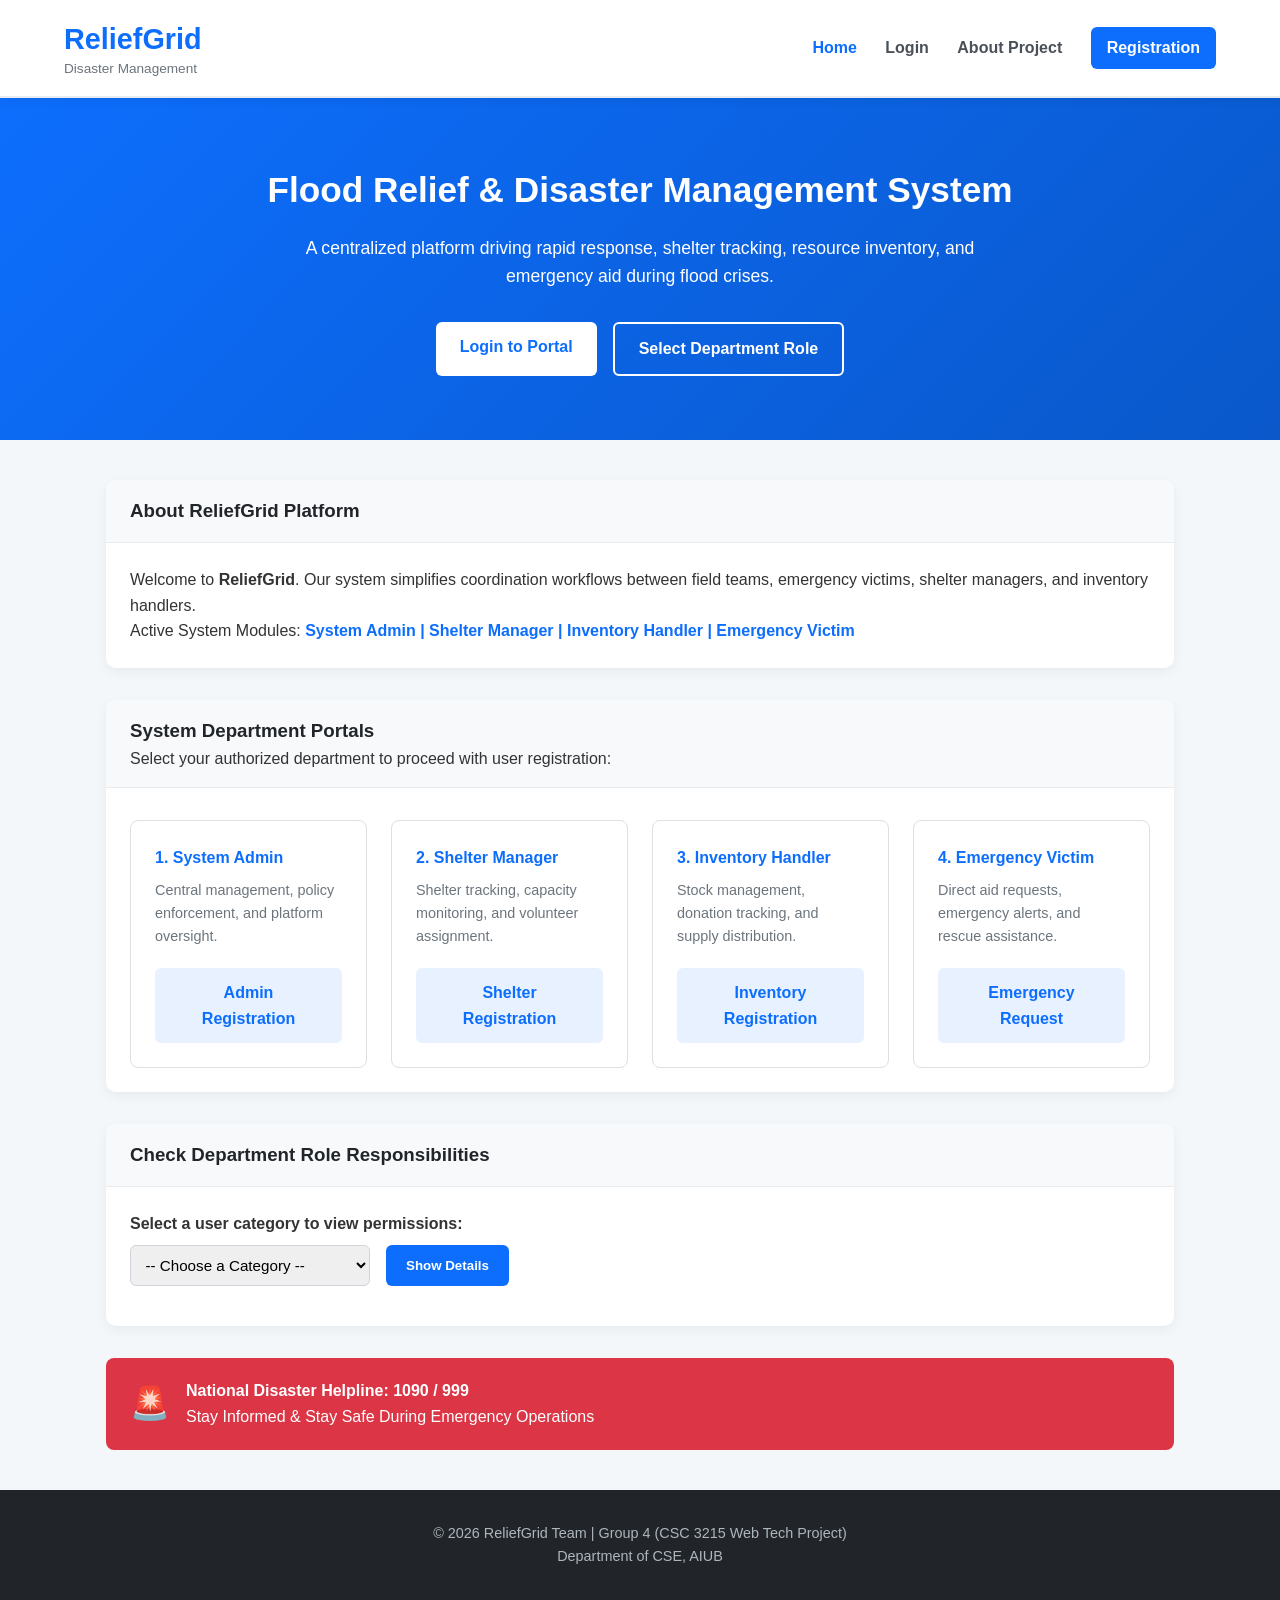
<file: index.html>
<!DOCTYPE html>
<html lang="en">

<head>
    <meta charset="UTF-8">
    <meta name="viewport" content="width=device-width, initial-scale=1.0">
    <title>ReliefGrid - Flood Relief & Disaster Management System</title>
    <!-- External CSS connection -->
    <link rel="stylesheet" href="index.css">
</head>

<body>

    <header class="navbar" id="main-navbar">
        <div class="logo-container">
            <h1 class="logo-title">ReliefGrid</h1>
            <span class="logo-sub">Disaster Management</span>
        </div>
        <nav class="nav-links">
            <a href="index.html" class="active">Home</a>
            <a href="login.html">Login</a>
            <a href="#about">About Project</a>
            <a href="#register-section" class="btn-nav">Registration</a>
        </nav>
    </header>

    <section class="hero-section">
        <div class="hero-content">
            <h2>Flood Relief & Disaster Management System</h2>
            <p>A centralized platform driving rapid response, shelter tracking, resource inventory, and emergency aid during flood crises.</p>
            <div class="hero-buttons">
                <a href="login.html" class="btn btn-primary">Login to Portal</a>
                <a href="#register-section" class="btn btn-secondary">Select Department Role</a>
            </div>
        </div>
    </section>

    <main class="container">

        <section id="about" class="card">
            <div class="card-header">
                <h3>About ReliefGrid Platform</h3>
            </div>
            <div class="card-body">
                <p>Welcome to <strong>ReliefGrid</strong>. Our system simplifies coordination workflows between field teams, emergency victims, shelter managers, and inventory handlers.</p>
                <p>Active System Modules: <strong id="moduleList"></strong></p>
            </div>
        </section>

        <section id="register-section" class="card">
            <div class="card-header">
                <h3>System Department Portals</h3>
                <p>Select your authorized department to proceed with user registration:</p>
            </div>
            <div class="card-body">
                <div class="role-grid">
                    <div class="role-card">
                        <div>
                            <h4>1. System Admin</h4>
                            <p>Central management, policy enforcement, and platform oversight.</p>
                        </div>
                        <a href="modules/admin/admin_registration.html" class="btn btn-role">Admin Registration</a>
                    </div>
                    <div class="role-card">
                        <div>
                            <h4>2. Shelter Manager</h4>
                            <p>Shelter tracking, capacity monitoring, and volunteer assignment.</p>
                        </div>
                        <a href="modules/shelter/shelter_registration.html" class="btn btn-role">Shelter Registration</a>
                    </div>
                    <div class="role-card">
                        <div>
                            <h4>3. Inventory Handler</h4>
                            <p>Stock management, donation tracking, and supply distribution.</p>
                        </div>
                        <a href="modules/inventory/inventory_registration.html" class="btn btn-role">Inventory Registration</a>
                    </div>
                    <div class="role-card">
                        <div>
                            <h4>4. Emergency Victim</h4>
                            <p>Direct aid requests, emergency alerts, and rescue assistance.</p>
                        </div>
                        <a href="modules/emergency/emergency_registration.html" class="btn btn-role">Emergency Request</a>
                    </div>
                </div>
            </div>
        </section>

        <section id="role-helper" class="card">
            <div class="card-header">
                <h3>Check Department Role Responsibilities</h3>
            </div>
            <div class="card-body">
                <label for="roleSelect" class="helper-label">Select a user category to view permissions:</label>
                <div class="helper-controls">
                    <!-- Function activation using onchange -->
                    <select id="roleSelect" class="helper-select" onchange="showRoleDetails()">
                        <option value="">-- Choose a Category --</option>
                        <option value="admin">System Admin</option>
                        <option value="shelter">Shelter Manager</option>
                        <option value="inventory">Inventory Handler</option>
                        <option value="emergency">Emergency Victim</option>
                    </select>
                    <!-- Function activation using onclick -->
                    <button type="button" class="btn btn-check" onclick="showRoleDetails()">Show Details</button>
                </div>
                <p id="roleInfoMessage" class="info-message"></p>
            </div>
        </section>

        <div class="hotline-banner">
            <span class="hotline-icon">🚨</span>
            <div class="hotline-text">
                <strong>National Disaster Helpline: 1090 / 999</strong>
                <span>Stay Informed & Stay Safe During Emergency Operations</span>
            </div>
        </div>

    </main>

    <footer class="footer">
        <p>© 2026 ReliefGrid Team | Group 4 (CSC 3215 Web Tech Project)</p>
        <p>Department of CSE, AIUB</p>
    </footer>

    <!-- External JavaScript connection -->
    <script src="index.js"></script>
</body>

</html>
</file>
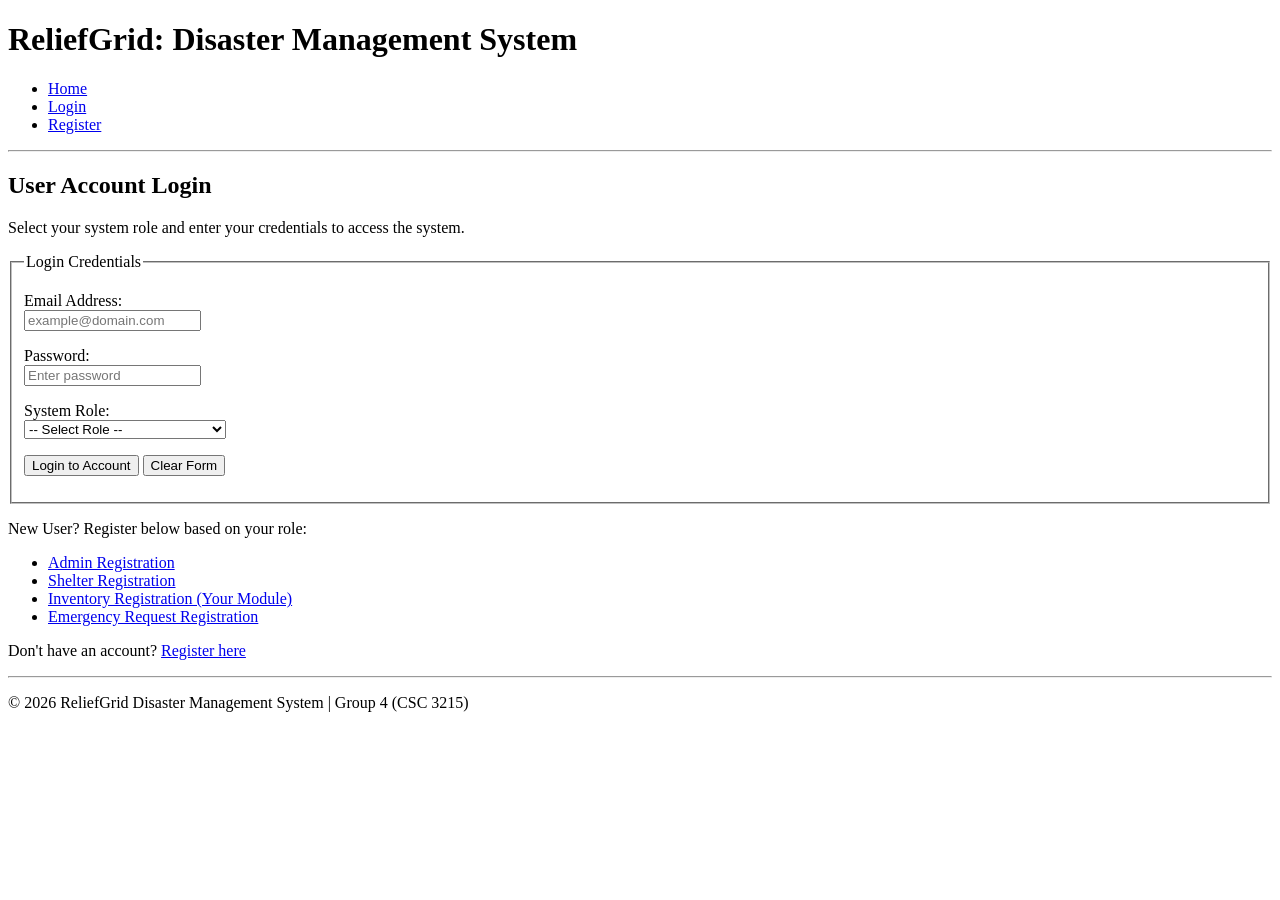
<file: modules/index.html>
<!DOCTYPE html>
<html lang="en">
<head>
    <meta charset="UTF-8">
    <meta name="viewport" content="width=device-width, initial-scale=1.0">
    <title>ReliefGrid - System Login</title>
</head>
<body>
    <header>
        <h1>ReliefGrid: Disaster Management System</h1>
        <nav>
            <ul>
                <li><a href="index.html">Home</a></li>
                <li><a href="login.html">Login</a></li>
                <li><a href="register.html">Register</a></li>
            </ul>
        </nav>
    </header>
    <hr>

    <main>
        <section>
            <h2>User Account Login</h2>
            <p>Select your system role and enter your credentials to access the system.</p>

            <form action="#" method="POST">
                <fieldset>
                    <legend>Login Credentials</legend>
                    
                    <p>
                        <label for="email">Email Address:</label><br>
                        <input type="email" id="email" name="email" required placeholder="example@domain.com">
                    </p>

                    <p>
                        <label for="password">Password:</label><br>
                        <input type="password" id="password" name="password" required placeholder="Enter password">
                    </p>

                    <p>
                        <label for="role">System Role:</label><br>
                        <select id="role" name="role" required>
                            <option value="" disabled selected>-- Select Role --</option>
                            <option value="admin">System Admin</option>
                            <option value="shelter">Shelter & Volunteer Manager</option>
                            <option value="inventory">Relief Inventory Handler</option>
                            <option value="emergency">Emergency Requester / Victim</option>
                        </select>
                    </p>

                    <p>
                        <button type="submit">Login to Account</button>
                        <button type="reset">Clear Form</button>
                    </p>
                </fieldset>
            </form>

            <p>New User? Register below based on your role:</p>
<ul>
<li><a href="modules/admin/register.html">Admin Registration</a></li>
<li><a href="modules/shelter/register.html">Shelter Registration</a></li>
<li><a href="modules/inventory/register.html">Inventory Registration (Your Module)</a></li>
<li><a href="modules/emergency/register.html">Emergency Request Registration</a></li>
</ul>


            <p>Don't have an account? <a href="register.html">Register here</a></p>
        </section>
    </main>
    <hr>

    <footer>
        <p>&copy; 2026 ReliefGrid Disaster Management System | Group 4 (CSC 3215)</p>
    </footer>
</body>
</html>
</file>
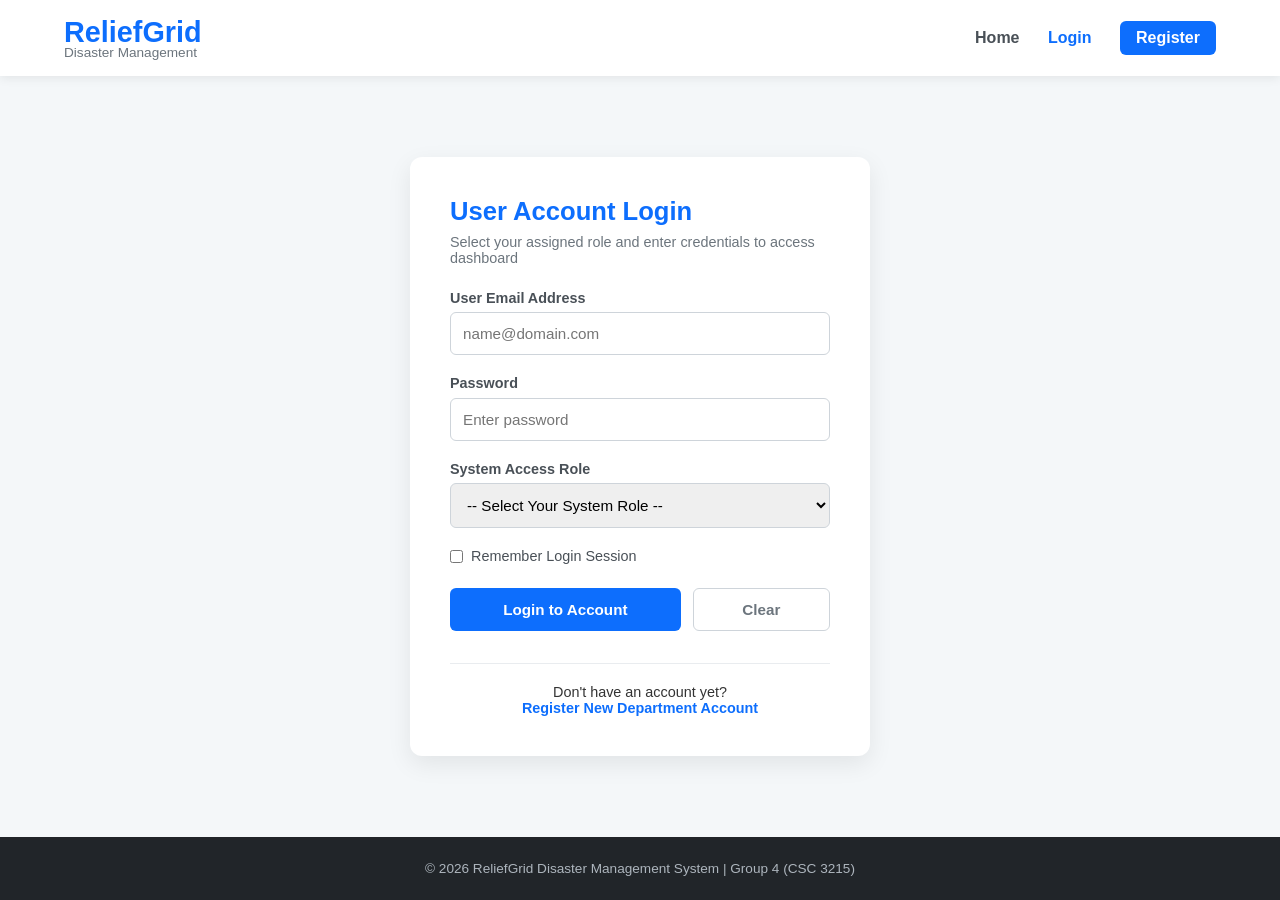
<file: login.html>
<!DOCTYPE html>
<html lang="en">

<head>
    <meta charset="UTF-8">
    <meta name="viewport" content="width=device-width, initial-scale=1.0">
    <title>ReliefGrid - System Login</title>
    <!-- External CSS connection -->
    <link rel="stylesheet" href="login.css">
</head>

<body>

    <header class="navbar" id="login-navbar">
        <div class="logo-container">
            <h1 class="logo-title">ReliefGrid</h1>
            <span class="logo-sub">Disaster Management</span>
        </div>
        <nav class="nav-links">
            <a href="index.html">Home</a>
            <a href="login.html" class="active">Login</a>
            <a href="index.html#register-section" class="btn-nav">Register</a>
        </nav>
    </header>

    <main class="login-wrapper">
        <div class="login-card">
            <div class="login-header">
                <h2>User Account Login</h2>
                <p>Select your assigned role and enter credentials to access dashboard</p>
            </div>

            <!-- Function activation using onsubmit and onreset -->
            <form name="loginForm" id="loginForm" action="javascript:void(0);" method="post"
                  onsubmit="return validateLogin()" onreset="clearLoginErrors()" class="login-form" novalidate>

                <div class="form-group">
                    <label for="email">User Email Address</label>
                    <input type="email" id="email" name="email" placeholder="name@domain.com">
                    <span id="emailError" class="error-msg"></span>
                </div>

                <div class="form-group">
                    <label for="password">Password</label>
                    <input type="password" id="password" name="password" placeholder="Enter password">
                    <span id="passwordError" class="error-msg"></span>
                </div>

                <div class="form-group">
                    <label for="role">System Access Role</label>
                    <select id="role" name="role">
                        <option value="">-- Select Your System Role --</option>
                        <option value="admin">System Admin</option>
                        <option value="shelter">Shelter & Volunteer Manager</option>
                        <option value="inventory">Relief Inventory Handler</option>
                        <option value="emergency">Emergency Requester / Victim</option>
                    </select>
                    <span id="roleError" class="error-msg"></span>
                </div>

                <div class="form-options">
                    <label class="checkbox-container" for="remember">
                        <input type="checkbox" id="remember" name="remember" value="yes">
                        <span>Remember Login Session</span>
                    </label>
                </div>

                <div class="button-group">
                    <button type="submit" class="btn btn-primary">Login to Account</button>
                    <button type="reset" class="btn btn-outline">Clear</button>
                </div>

                <p id="loginSuccess" class="success-msg"></p>
            </form>

            <div class="login-footer">
                <p>Don't have an account yet?</p>
                <a href="index.html#register-section" class="register-link">Register New Department Account</a>
            </div>
        </div>
    </main>

    <footer class="footer">
        <p>© 2026 ReliefGrid Disaster Management System | Group 4 (CSC 3215)</p>
    </footer>

    <!-- External JavaScript connection -->
    <script src="login.js"></script>
</body>

</html>
</file>
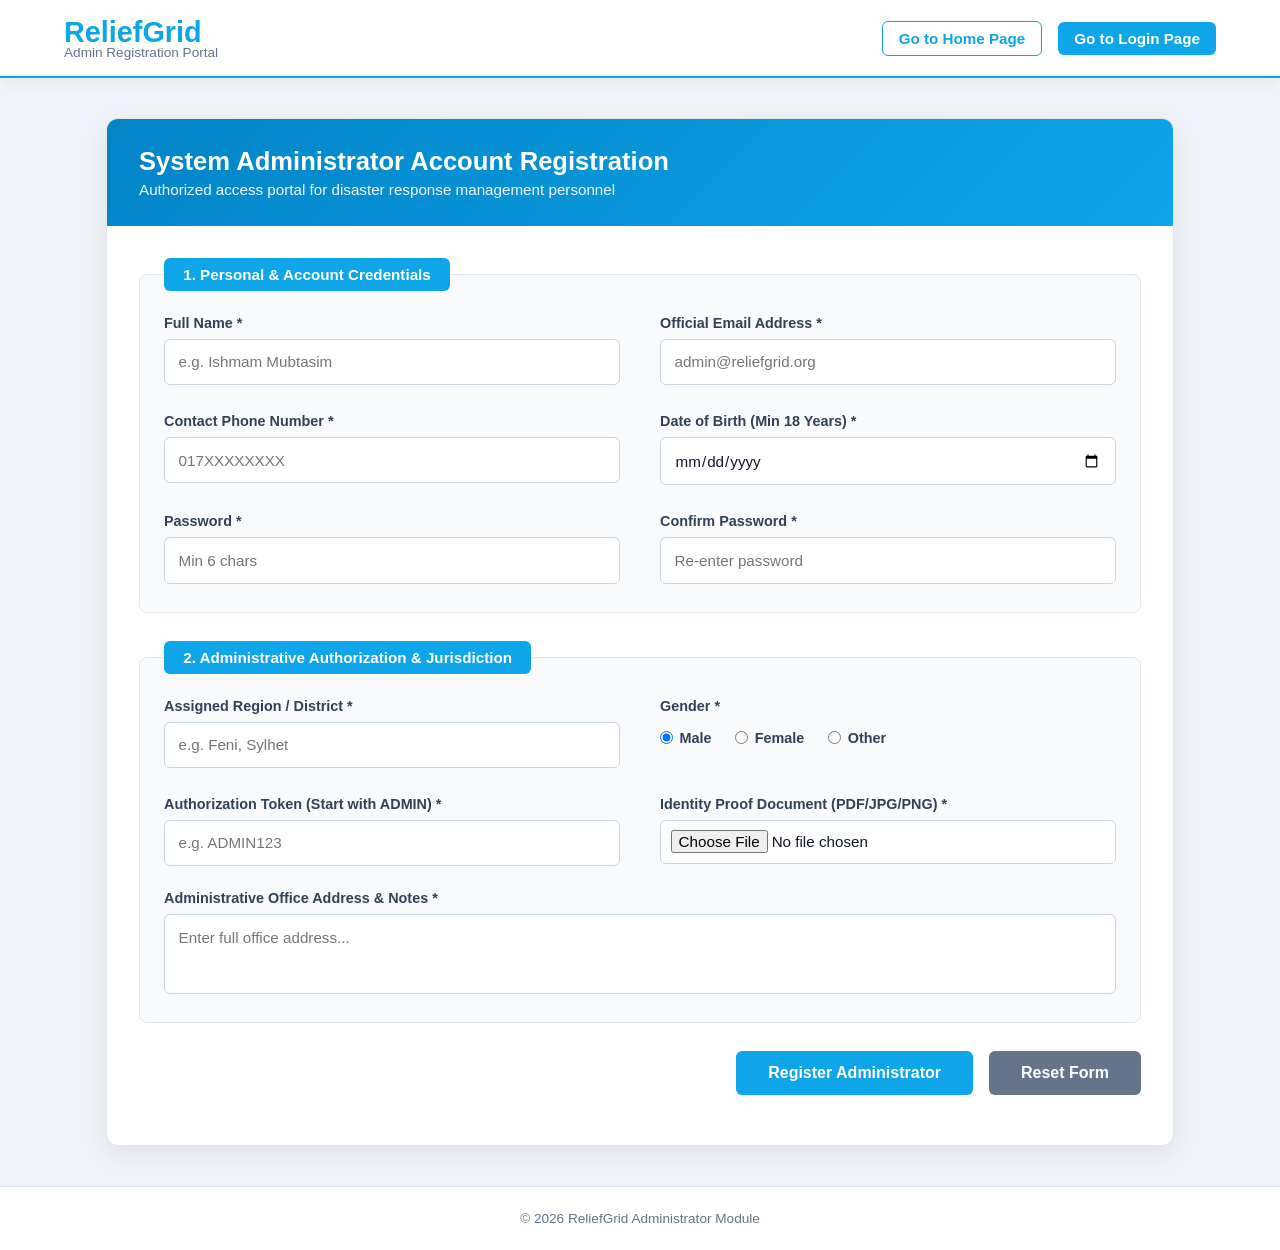
<file: modules/admin/admin_registration.html>
<!DOCTYPE html>
<html lang="en">

<head>
    <meta charset="UTF-8">
    <meta name="viewport" content="width=device-width, initial-scale=1.0">
    <title>ReliefGrid - System Admin Registration</title>
    <link rel="stylesheet" href="admin_registration.css">
</head>

<body>

    <header class="navbar" id="admin-navbar">
        <div class="logo-container">
            <h1 class="logo-title">ReliefGrid</h1>
            <span class="logo-sub">Admin Registration Portal</span>
        </div>
        <nav class="nav-links">
            <a href="../../index.html" class="btn-nav-outline">Go to Home Page</a>
            <a href="../../login.html" class="btn-nav">Go to Login Page</a>
        </nav>
    </header>

    <main class="container">
        <div class="registration-card">
            <div class="card-title-bar">
                <h2>System Administrator Account Registration</h2>
                <p>Authorized access portal for disaster response management personnel</p>
            </div>

            <form name="adminForm" id="adminForm" action="javascript:void(0);" method="post"
                  onsubmit="return validation()" onreset="clearAdminErrors()" class="admin-form" novalidate>

                <fieldset class="form-fieldset">
                    <legend>1. Personal & Account Credentials</legend>
                    <div class="form-grid">
                        <div class="form-group">
                            <label for="fullname">Full Name *</label>
                            <input type="text" id="fullname" name="fullname" placeholder="e.g. Ishmam Mubtasim" onkeyup="fullnamefunc()">
                            <span id="nameError" class="error-msg"></span>
                        </div>

                        <div class="form-group">
                            <label for="email">Official Email Address *</label>
                            <input type="email" id="email" name="email" placeholder="admin@reliefgrid.org" onkeyup="emailfunc()">
                            <span id="emailError" class="error-msg"></span>
                        </div>

                        <div class="form-group">
                            <label for="phone">Contact Phone Number *</label>
                            <input type="tel" id="phone" name="phone" placeholder="017XXXXXXXX" onkeyup="phonefunc()">
                            <span id="phoneError" class="error-msg"></span>
                        </div>

                        <div class="form-group">
                            <label for="dob">Date of Birth (Min 18 Years) *</label>
                            <input type="date" id="dob" name="dob" onchange="dobfunc()">
                            <span id="dobError" class="error-msg"></span>
                        </div>

                        <div class="form-group">
                            <label for="password">Password *</label>
                            <input type="password" id="password" name="password" placeholder="Min 6 chars" onkeyup="passcheckfunc()">
                            <span id="passwordError" class="error-msg"></span>
                        </div>

                        <div class="form-group">
                            <label for="confirm_password">Confirm Password *</label>
                            <input type="password" id="confirm_password" name="confirm_password" placeholder="Re-enter password" onkeyup="confirmpassfunc()">
                            <span id="confirmPasswordError" class="error-msg"></span>
                        </div>
                    </div>
                </fieldset>

                <fieldset class="form-fieldset">
                    <legend>2. Administrative Authorization & Jurisdiction</legend>
                    <div class="form-grid">
                        <div class="form-group">
                            <label for="region">Assigned Region / District *</label>
                            <input type="text" id="region" name="region" placeholder="e.g. Feni, Sylhet" onkeyup="regionfunc()">
                            <span id="regionError" class="error-msg"></span>
                        </div>

                        <div class="form-group">
                            <label>Gender *</label>
                            <div class="radio-group">
                                <label><input type="radio" name="gender" value="Male" checked> Male</label>
                                <label><input type="radio" name="gender" value="Female"> Female</label>
                                <label><input type="radio" name="gender" value="Other"> Other</label>
                            </div>
                        </div>

                        <div class="form-group">
                            <label for="secret_key">Authorization Token (Start with ADMIN) *</label>
                            <input type="password" id="secret_key" name="secret_key" placeholder="e.g. ADMIN123" onkeyup="secretkeyfunc()">
                            <span id="secretKeyError" class="error-msg"></span>
                        </div>

                        <div class="form-group">
                            <label for="id_proof">Identity Proof Document (PDF/JPG/PNG) *</label>
                            <input type="file" id="id_proof" name="id_proof" class="file-input" onchange="idprooffunc()">
                            <span id="fileError" class="error-msg"></span>
                        </div>
                    </div>

                    <div class="form-group full-width">
                        <label for="address">Administrative Office Address & Notes *</label>
                        <textarea id="address" name="address" rows="3" style="resize:none" placeholder="Enter full office address..." onkeyup="addressfunc()"></textarea>
                        <span id="addressError" class="error-msg"></span>
                    </div>
                </fieldset>

                <div class="form-actions">
                    <button type="submit" class="btn btn-primary">Register Administrator</button>
                    <button type="reset" class="btn btn-secondary">Reset Form</button>
                </div>

                <br>
                <p id="regSuccess" class="success-msg" style="text-align: center; font-weight: bold; font-size: 18px;"></p>

            </form>
        </div>
    </main>

    <footer class="footer">
        <p>&copy; 2026 ReliefGrid Administrator Module</p>
    </footer>

    <script src="admin_registration.js"></script>
</body>

</html>
</file>
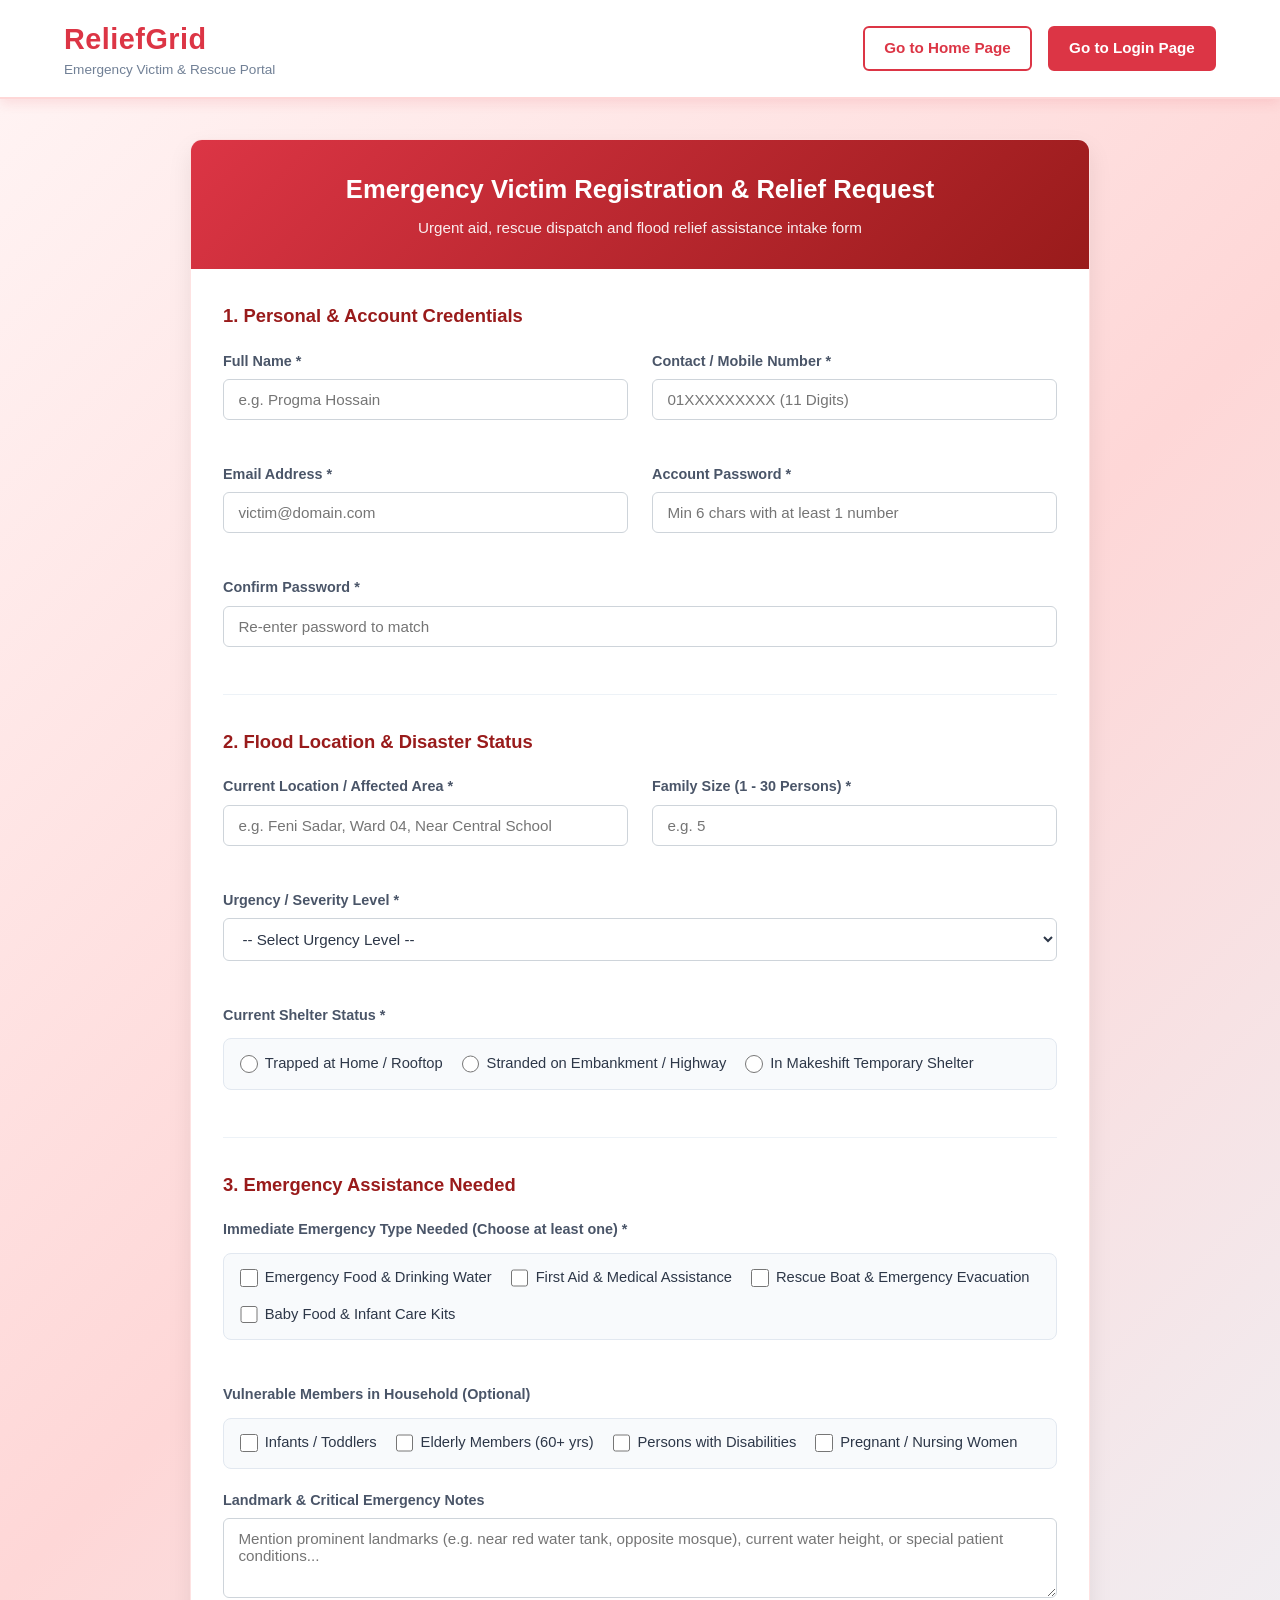
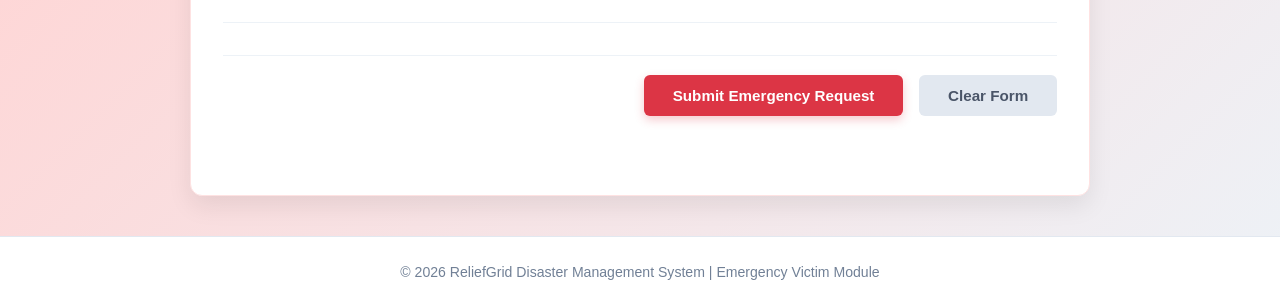
<file: modules/emergency/emergency_registration.html>
<!DOCTYPE html>
<html lang="en">

<head>
    <meta charset="UTF-8">
    <meta name="viewport" content="width=device-width, initial-scale=1.0">
    <title>ReliefGrid - Emergency Victim Registration</title>
    <link rel="stylesheet" href="emergency_registration.css">
</head>

<body>

    <!-- Header Navigation Bar -->
    <header class="navbar" id="emergency-navbar">
        <div class="logo-container">
            <h1 class="logo-title">ReliefGrid</h1>
            <span class="logo-sub">Emergency Victim & Rescue Portal</span>
        </div>
        <nav class="nav-links">
            <a href="../../index.html" class="btn-nav-outline">Go to Home Page</a>
            <a href="../../login.html" class="btn-nav">Go to Login Page</a>
        </nav>
    </header>

    <!-- Main Container -->
    <main class="container">

        <div class="registration-card">
            <div class="card-title-bar">
                <h2>Emergency Victim Registration & Relief Request</h2>
                <p>Urgent aid, rescue dispatch and flood relief assistance intake form</p>
            </div>

            <form name="emergencyForm" id="emergencyForm" action="../../login.html" method="POST"
                  onsubmit="return validateEmergencyForm()" onreset="clearEmergencyErrors()" class="emergency-form" novalidate>

                <!-- Section 1: Personal Credentials & Contact Details -->
                <div class="form-section">
                    <h3 class="section-heading">1. Personal & Account Credentials</h3>
                    <div class="form-grid">

                        <div class="form-group">
                            <label for="fullname">Full Name *</label>
                            <input type="text" id="fullname" name="fullname" placeholder="e.g. Progma Hossain">
                            <span id="nameError" class="error-msg"></span>
                        </div>

                        <div class="form-group">
                            <label for="phone">Contact / Mobile Number *</label>
                            <input type="tel" id="phone" name="phone" placeholder="01XXXXXXXXX (11 Digits)">
                            <span id="phoneError" class="error-msg"></span>
                        </div>

                        <div class="form-group">
                            <label for="email">Email Address *</label>
                            <input type="email" id="email" name="email" placeholder="victim@domain.com">
                            <span id="emailError" class="error-msg"></span>
                        </div>

                        <div class="form-group">
                            <label for="password">Account Password *</label>
                            <input type="password" id="password" name="password" placeholder="Min 6 chars with at least 1 number">
                            <span id="passwordError" class="error-msg"></span>
                        </div>

                        <div class="form-group full-width">
                            <label for="confirm_password">Confirm Password *</label>
                            <input type="password" id="confirm_password" name="confirm_password" placeholder="Re-enter password to match">
                            <span id="confirmPasswordError" class="error-msg"></span>
                        </div>

                    </div>
                </div>

                <!-- Section 2: Disaster Location & Emergency Status (Role Specific) -->
                <div class="form-section">
                    <h3 class="section-heading">2. Flood Location & Disaster Status</h3>
                    <div class="form-grid">

                        <div class="form-group">
                            <label for="location">Current Location / Affected Area *</label>
                            <input type="text" id="location" name="location" placeholder="e.g. Feni Sadar, Ward 04, Near Central School">
                            <span id="locationError" class="error-msg"></span>
                        </div>

                        <div class="form-group">
                            <label for="familysize">Family Size (1 - 30 Persons) *</label>
                            <input type="number" id="familysize" name="familysize" min="1" max="30" placeholder="e.g. 5">
                            <span id="familyError" class="error-msg"></span>
                        </div>

                        <div class="form-group full-width">
                            <label for="urgency">Urgency / Severity Level *</label>
                            <select id="urgency" name="urgency">
                                <option value="">-- Select Urgency Level --</option>
                                <option value="critical">Critical - Life-Threatening Danger (Immediate Rescue)</option>
                                <option value="high">High - Water Level Rising (Needs Evacuation Soon)</option>
                                <option value="medium">Medium - Stranded but Safe (Needs Food / Clean Water)</option>
                                <option value="low">Low - Water Receding (Needs Relief Supplies)</option>
                            </select>
                            <span id="urgencyError" class="error-msg"></span>
                        </div>

                        <div class="form-group full-width">
                            <label>Current Shelter Status *</label>
                            <div class="radio-group">
                                <label for="statusTrapped">
                                    <input type="radio" id="statusTrapped" name="shelter_status" value="Trapped at Home">
                                    Trapped at Home / Rooftop
                                </label>
                                <label for="statusStranded">
                                    <input type="radio" id="statusStranded" name="shelter_status" value="Stranded on Road">
                                    Stranded on Embankment / Highway
                                </label>
                                <label for="statusShelter">
                                    <input type="radio" id="statusShelter" name="shelter_status" value="In Temporary Camp">
                                    In Makeshift Temporary Shelter
                                </label>
                            </div>
                            <span id="statusError" class="error-msg"></span>
                        </div>

                    </div>
                </div>

                <!-- Section 3: Relief & Aid Requirements (Role Specific) -->
                <div class="form-section">
                    <h3 class="section-heading">3. Emergency Assistance Needed</h3>
                    <div class="form-grid">

                        <div class="form-group full-width">
                            <label>Immediate Emergency Type Needed (Choose at least one) *</label>
                            <div class="checkbox-group">
                                <label for="aidFood">
                                    <input type="checkbox" id="aidFood" name="emergency_aid" value="Food/Water">
                                    Emergency Food &amp; Drinking Water
                                </label>
                                <label for="aidMedical">
                                    <input type="checkbox" id="aidMedical" name="emergency_aid" value="Medical Assistance">
                                    First Aid &amp; Medical Assistance
                                </label>
                                <label for="aidEvac">
                                    <input type="checkbox" id="aidEvac" name="emergency_aid" value="Evacuation">
                                    Rescue Boat &amp; Emergency Evacuation
                                </label>
                                <label for="aidBaby">
                                    <input type="checkbox" id="aidBaby" name="emergency_aid" value="Baby Food">
                                    Baby Food &amp; Infant Care Kits
                                </label>
                            </div>
                            <span id="aidError" class="error-msg"></span>
                        </div>

                        <div class="form-group full-width">
                            <label>Vulnerable Members in Household (Optional)</label>
                            <div class="checkbox-group">
                                <label for="vulnInfants">
                                    <input type="checkbox" id="vulnInfants" name="vulnerable" value="Infants">
                                    Infants / Toddlers
                                </label>
                                <label for="vulnElderly">
                                    <input type="checkbox" id="vulnElderly" name="vulnerable" value="Elderly">
                                    Elderly Members (60+ yrs)
                                </label>
                                <label for="vulnDisabled">
                                    <input type="checkbox" id="vulnDisabled" name="vulnerable" value="Disabled">
                                    Persons with Disabilities
                                </label>
                                <label for="vulnPregnant">
                                    <input type="checkbox" id="vulnPregnant" name="vulnerable" value="Pregnant">
                                    Pregnant / Nursing Women
                                </label>
                            </div>
                        </div>

                        <div class="form-group full-width">
                            <label for="landmarks">Landmark &amp; Critical Emergency Notes</label>
                            <textarea id="landmarks" name="landmarks" rows="3"
                                placeholder="Mention prominent landmarks (e.g. near red water tank, opposite mosque), current water height, or special patient conditions..."></textarea>
                        </div>

                    </div>
                </div>

                <!-- Action Buttons -->
                <div class="form-actions">
                    <button type="submit" class="btn btn-primary">Submit Emergency Request</button>
                    <button type="reset" class="btn btn-secondary">Clear Form</button>
                </div>

                <!-- Success Message Display using innerHTML -->
                <p id="regSuccess" class="success-msg"></p>

            </form>
        </div>

    </main>

    <!-- Footer -->
    <footer class="footer">
        <p>&copy; 2026 ReliefGrid Disaster Management System | Emergency Victim Module</p>
    </footer>

    <!-- External JavaScript connection (Lab Task 03) -->
    <script src="emergency_registration.js"></script>
</body>

</html>
</file>
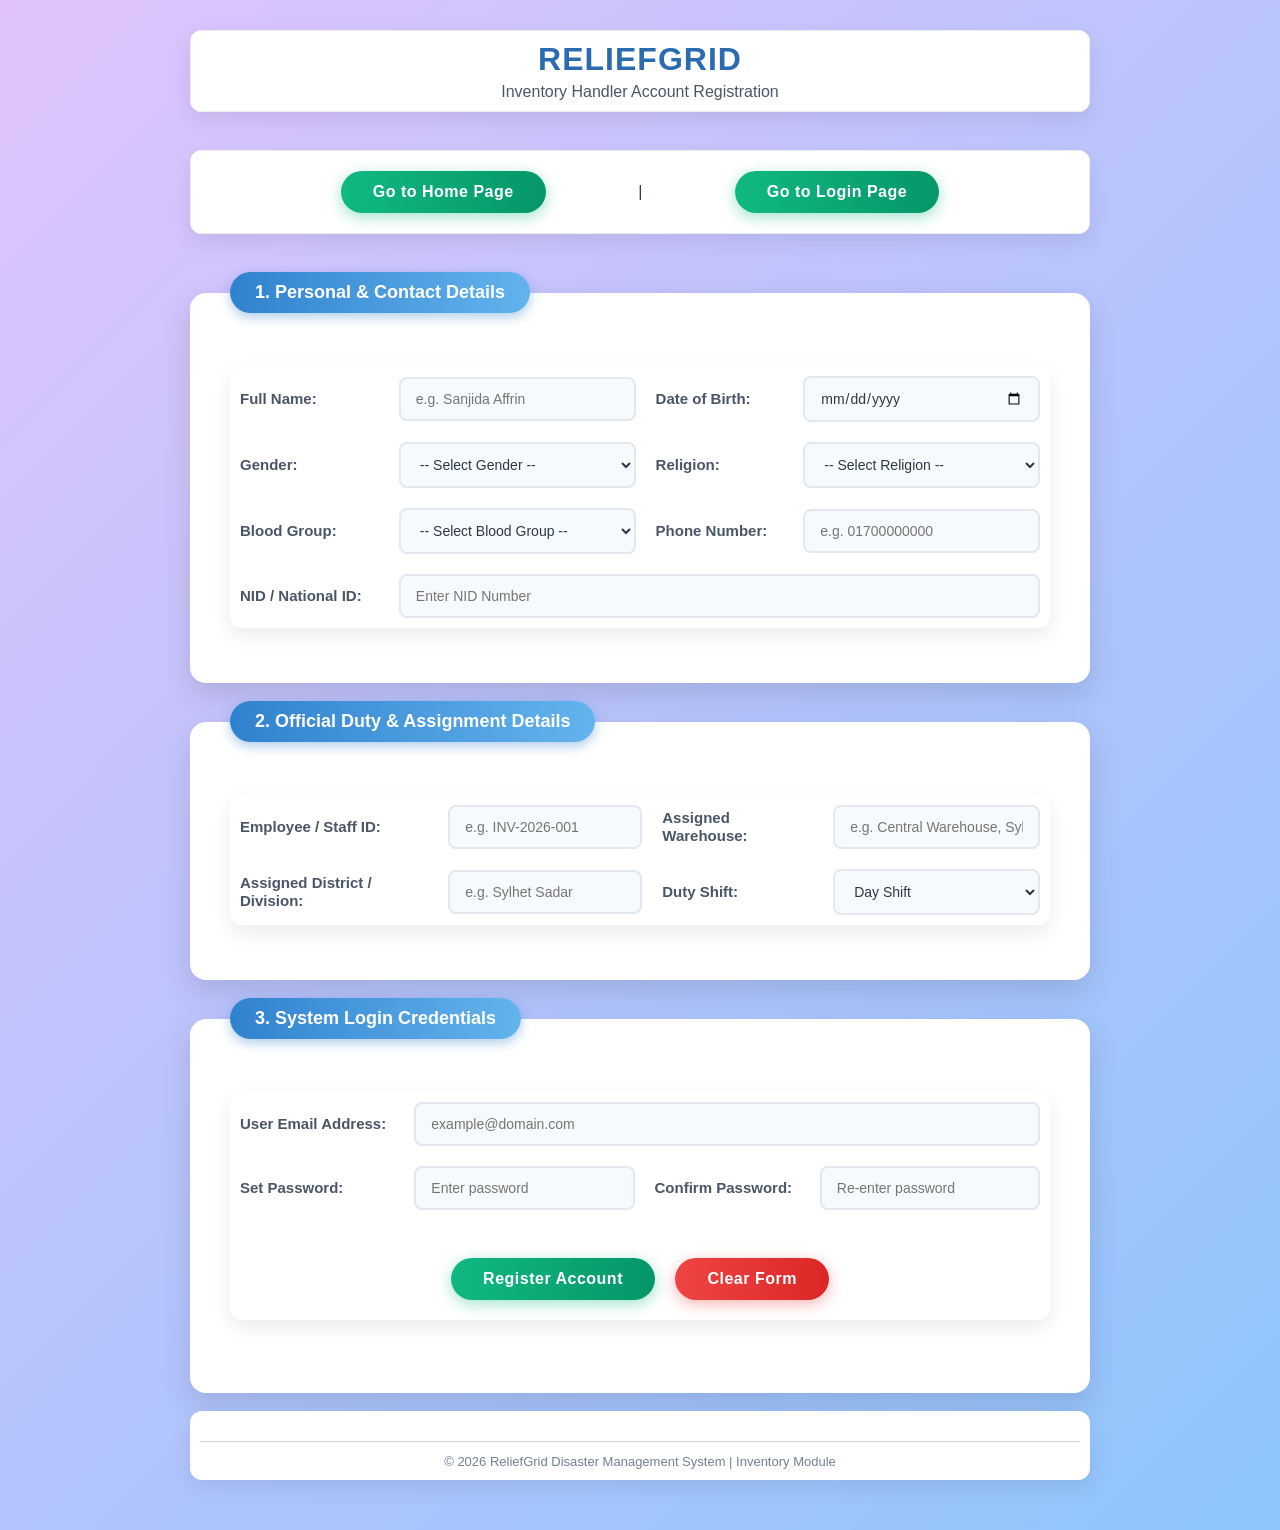
<file: modules/inventory/inventory_registration.html>
<!DOCTYPE html>
<html lang="en">
<head>
    <meta charset="UTF-8">
    <meta name="viewport" content="width=device-width, initial-scale=1.0">
    <title>ReliefGrid - Inventory Handler Registration</title>
    <link rel="stylesheet" href="inventory_registration.css">
</head>
<body>

    <table border="1" width="100%" cellpadding="10">
        <tr>
            <td align="center">
                <h1>ReliefGrid</h1>
                <h3>Inventory Handler Account Registration</h3>
            </td>
        </tr>
    </table>

    <br>

    <table border="1" width="100%" cellpadding="8">
        <tr>
            <td align="center">
                <a href="../../index.html"><button type="button">Go to Home Page</button></a> | 
                <a href="../../login.html"><button type="button">Go to Login Page</button></a>
            </td>
        </tr>
    </table>

    <br>

    <form action="../../login.html" method="POST" onsubmit="return validation()">
        
        <fieldset>
            <legend><b>1. Personal & Contact Details</b></legend>
            <br>
            <table border="0" cellpadding="8" align="center" width="90%">
                <tr>
                    <td><label for="fullname">Full Name:</label></td>
                    <td><input type="text" id="fullname" name="fullname" placeholder="e.g. Sanjida Affrin "  onkeyup="nameerrorfunc()"><br>
                        <small id="nameerror"></small>
                    </td>
                    
                    <td><label for="dob">Date of Birth:</label></td>
                    <td><input type="date" id="dob" name="dob"  onchange="dobfunc()"><br>
                        <small id="doberror"></small>
                    </td>
                </tr>
                <tr>
                    <td><label for="gender">Gender:</label></td>
                    <td>
                        <select id="gender" name="gender"  onchange="genderfunc()">
                            <option value="" disabled selected>-- Select Gender --</option>
                            <option value="male">Male</option>
                            <option value="female">Female</option>
                            <option value="other">Other</option>
                        </select><br>
                        <small id="gendererror"></small>

                    </td>

                    <td><label for="religion">Religion:</label></td>
                    <td>
                        <select id="religion" name="religion"  onchange="religionfunc()">
                            <option value="" disabled selected>-- Select Religion --</option>
                            <option value="islam">Islam</option>
                            <option value="hinduism">Hinduism</option>
                            <option value="buddhism">Buddhism</option>
                            <option value="christianity">Christianity</option>
                            <option value="others">Others</option>
                        </select><br>
                        <small id="religionerror"></small>
                    </td>
                </tr>
                <tr>
                    <td><label for="blood_group">Blood Group:</label></td>
                    <td>
                        <select id="blood_group" name="blood_group"  onchange="bloodfunc()">
                            <option value="" disabled selected>-- Select Blood Group --</option>
                            <option value="A+">A+</option>
                            <option value="A-">A-</option>
                            <option value="B+">B+</option>
                            <option value="B-">B-</option>
                            <option value="O+">O+</option>
                            <option value="O-">O-</option>
                            <option value="AB+">AB+</option>
                            <option value="AB-">AB-</option>
                        </select><br>
                        <small id="blooderror"></small>
                    </td>

                    <td><label for="phone">Phone Number:</label></td>
                    <td><input type="tel" id="phone" name="phone" placeholder="e.g. 01700000000" onkeyup="phonefunc()"><br>
                        <small id="phoneerror"></small>
                    </td>
                </tr>
                <tr>
                    <td><label for="nid">NID / National ID:</label></td>
                    <td colspan="3"><input type="text" id="nid" name="nid" placeholder="Enter NID Number"  onkeyup="nidfunc()">
                        <small id="niderror"></small>
                    </td>
                </tr>
            </table>
        </fieldset>

        <br>

        <fieldset>
            <legend><b>2. Official Duty & Assignment Details</b></legend>
            <br>
            <table border="0" cellpadding="8" align="center" width="90%">
                <tr>
                    <td><label for="empid">Employee / Staff ID:</label></td>
                    <td><input type="text" id="empid" name="empid" placeholder="e.g. INV-2026-001"  onkeyup="empidfunc()"><br>
                        <small id="empiderror"></small>
                    </td>
                    
                    <td><label for="warehouse">Assigned Warehouse:</label></td>
                    <td><input type="text" id="warehouse" name="warehouse" placeholder="e.g. Central Warehouse, Sylhet"  onkeyup="warehousefunc()"><br>
                        <small id="warehouseerror"></small>
                    </td>
                </tr>
                <tr>
                    <td><label for="region">Assigned District / Division:</label></td>
                    <td><input type="text" id="region" name="region" placeholder="e.g. Sylhet Sadar"  onkeyup="regionfunc()"><br>
                        <small id="regionerror"></small>
                    </td>
                    
                    <td><label for="shift">Duty Shift:</label></td>
                    <td>
                        <select id="shift" name="shift" required>
                            <option value="day">Day Shift</option>
                            <option value="night">Night Shift</option>
                            <option value="emergency">24/7 Emergency Response</option>
                        </select>
                    </td>
                </tr>
            </table>
        </fieldset>

        <br>

        <fieldset>
            <legend><b>3. System Login Credentials</b></legend>
            <br>
            <table border="0" cellpadding="8" align="center" width="90%">
                <tr>
                    <td><label for="email">User Email Address:</label></td>
                    <td colspan="3"><input type="email" id="email" name="email" placeholder="example@domain.com"  size="30" onkeyup="emailerrorfunc()"><br>
                        <small id="emailerror"></small>
                    </td>
                </tr>
                <tr>
                    <td><label for="password">Set Password:</label></td>
                    <td><input type="password" id="password" name="password" placeholder="Enter password"  onkeyup="passcheckfunc()"><br>
                        <small id="passerror"></small>
                    </td>

                    <td><label for="confirm_password">Confirm Password:</label></td>
                    <td><input type="password" id="confirm_password" name="confirm_password" placeholder="Re-enter password"  onkeyup="confirmpassfunc()"><br>
                        <small id="confirmpasserror"></small>
                    </td>
                </tr>
                <tr>
                    <td colspan="4" align="center">
                        <br>
                        <button type="submit">Register Account</button>
                        <button type="reset">Clear Form</button>
                    </td>
                </tr>
            </table>
            <br>
        </fieldset>

    </form>

    <br>

    <table border="0" width="100%" cellpadding="5">
        <tr>
            <td align="center">
                <hr>
                <small>&copy; 2026 ReliefGrid Disaster Management System | Inventory Module</small>
            </td>
        </tr>
    </table>
    <script src="inventory_registration.js"></script>

</body>
</html>
</file>
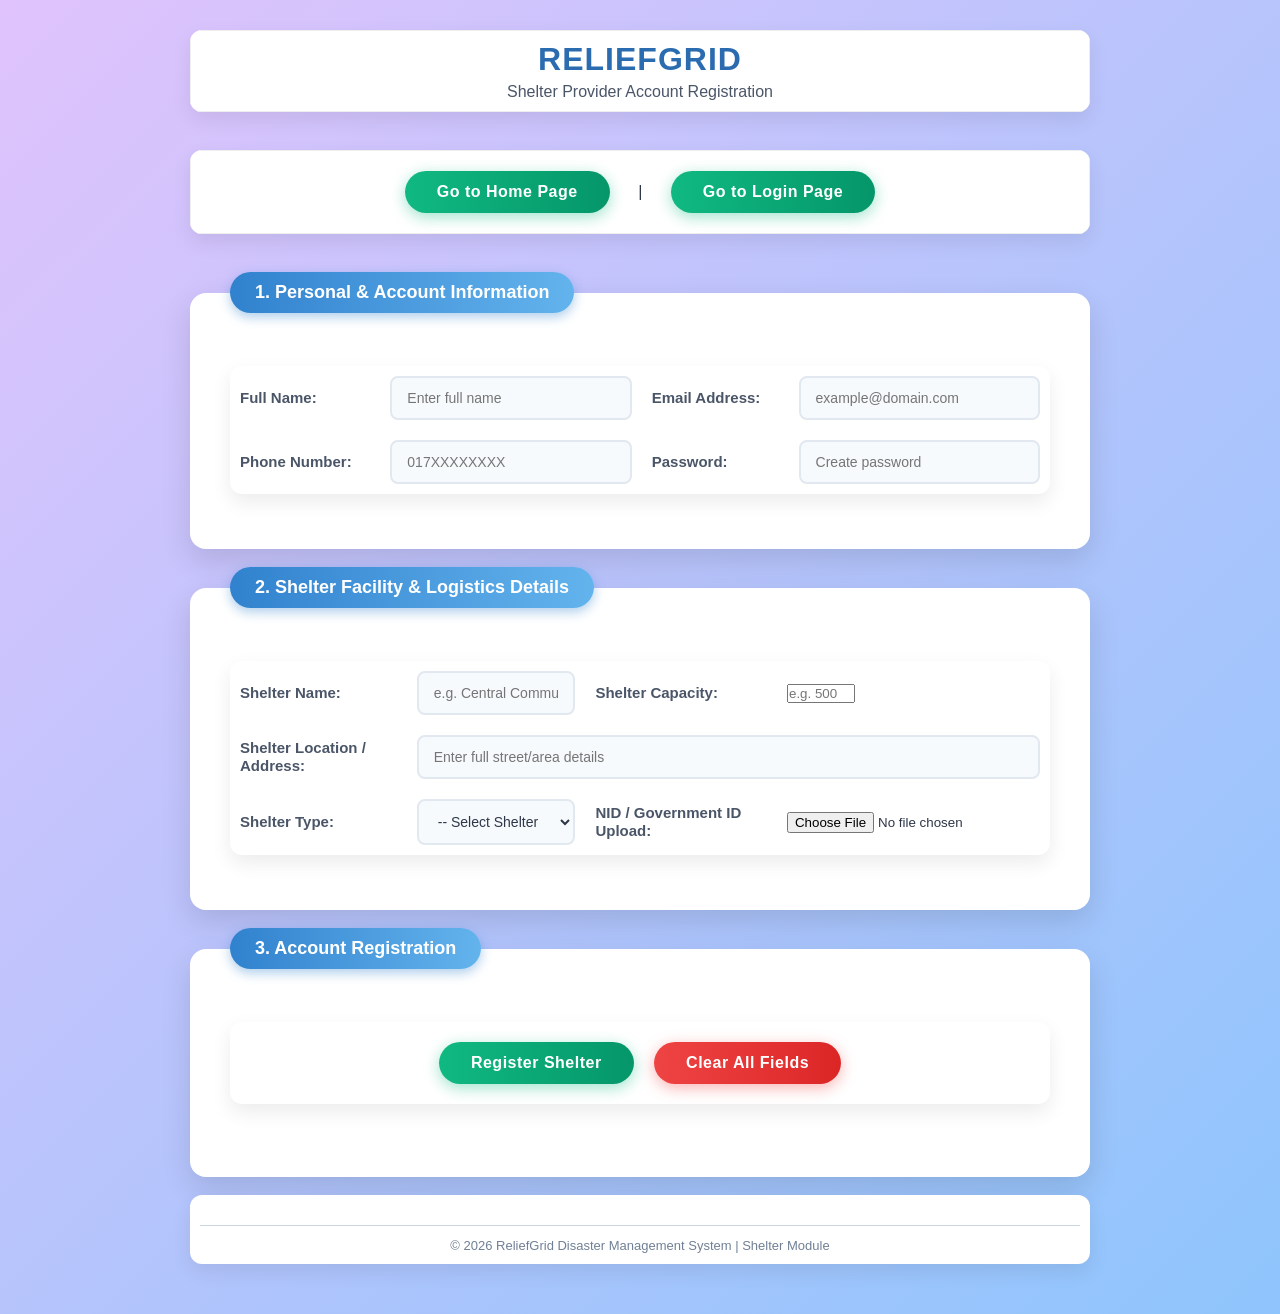
<file: modules/Shelter/shelter_registration.html>
<!DOCTYPE html>
<html lang="en">
<head>
    <meta charset="UTF-8">
    <meta name="viewport" content="width=device-width, initial-scale=1.0">

    <title>Shelter Registration - ReliefGrid</title>

    <link rel="stylesheet" href="shelter_registration.css">
</head>
<body>

    <table border="1" width="100%" cellpadding="10">
        <tr>
            <td align="center">
                <h1>ReliefGrid</h1>
                <h3>Shelter Provider Account Registration</h3>
            </td>
        </tr>
    </table>

    <br>

    <table border="1" width="100%" cellpadding="8">
        <tr>
            <td align="center">
                <a href="../../index.html"><button type="button">Go to Home Page</button></a> |
                <a href="../../login.html"><button type="button">Go to Login Page</button></a>
            </td>
        </tr>
    </table>

    <br>

    <form action="login.html" method="POST" enctype="multipart/form-data">

        <fieldset>
            <legend><b>1. Personal & Account Information</b></legend>
            <br>

            <table border="0" cellpadding="8" align="center" width="90%">
                <tr>
                    <td><label for="fullname">Full Name:</label></td>
                    <td>
                        <input type="text" id="fullname" name="fullname"
                        placeholder="Enter full name" required>
                    </td>

                    <td><label for="email">Email Address:</label></td>
                    <td>
                        <input type="email" id="email" name="email"
                        placeholder="example@domain.com" required>
                    </td>
                </tr>

                <tr>
                    <td><label for="phone">Phone Number:</label></td>
                    <td>
                        <input type="tel" id="phone" name="phone"
                        placeholder="017XXXXXXXX" required>
                    </td>

                    <td><label for="password">Password:</label></td>
                    <td>
                        <input type="password" id="password" name="password"
                        placeholder="Create password" minlength="8" required>
                    </td>
                </tr>
            </table>
        </fieldset>

        <br>

        <fieldset>
            <legend><b>2. Shelter Facility & Logistics Details</b></legend>
            <br>

            <table border="0" cellpadding="8" align="center" width="90%">
                <tr>
                    <td><label for="shelter_name">Shelter Name:</label></td>
                    <td>
                        <input type="text" id="shelter_name" name="shelter_name"
                        placeholder="e.g. Central Community Shelter" required>
                    </td>

                    <td><label for="capacity">Shelter Capacity:</label></td>
                    <td>
                        <input type="number" id="capacity" name="capacity"
                        min="10" max="10000" placeholder="e.g. 500" required>
                    </td>
                </tr>

                <tr>
                    <td><label for="shelter_address">Shelter Location / Address:</label></td>
                    <td colspan="3">
                        <input type="text" id="shelter_address" name="shelter_address"
                        placeholder="Enter full street/area details" required>
                    </td>
                </tr>

                <tr>
                    <td><label for="shelter_type">Shelter Type:</label></td>
                    <td>
                        <select id="shelter_type" name="shelter_type" required>
                            <option value="" disabled selected>-- Select Shelter Type --</option>
                            <option value="school">School / College Building</option>
                            <option value="community">Community Center</option>
                            <option value="cyclone">Cyclone / Flood Shelter</option>
                            <option value="camp">Temporary Relief Camp</option>
                        </select>
                    </td>

                    <td><label for="gov_id">NID / Government ID Upload:</label></td>
                    <td>
                        <input type="file" id="gov_id" name="gov_id">
                    </td>
                </tr>
            </table>
        </fieldset>

        <br>

        <fieldset>
            <legend><b>3. Account Registration</b></legend>
            <br>

            <table border="0" cellpadding="8" align="center" width="90%">
                <tr>
                    <td colspan="4" align="center">
                        <button type="submit">Register Shelter</button>
                        <button type="reset">Clear All Fields</button>
                    </td>
                </tr>
            </table>
            <br>
        </fieldset>

    </form>

    <br>

    <table border="0" width="100%" cellpadding="5">
        <tr>
            <td align="center">
                <hr>
                <small>© 2026 ReliefGrid Disaster Management System | Shelter Module</small>
            </td>
        </tr>
    </table>

</body>
</html>
</file>
<file: index.css>
/* Universal selector reset */
* {
    margin: 0;
    padding: 0;
    box-sizing: border-box;
    font-family: 'Segoe UI', Tahoma, Geneva, Verdana, sans-serif;
}

body {
    background-color: #f4f7f9;
    color: #333333;
    line-height: 1.6;
}

/* Header and sticky navigation bar */
#main-navbar {
    border-bottom: 2px solid #e9ecef;
}

.navbar {
    background-color: #ffffff;
    display: flex;
    justify-content: space-between;
    align-items: center;
    padding: 1rem 5%;
    box-shadow: 0 2px 10px rgba(0, 0, 0, 0.08);
    position: sticky;
    top: 0;
    z-index: 1000;
}

.logo-title {
    color: #0d6efd;
    font-size: 1.8rem;
    font-weight: 700;
}

.logo-sub {
    font-size: 0.85rem;
    color: #6c757d;
    display: block;
    margin-top: -4px;
}

.nav-links a {
    display: inline-block;
    text-decoration: none;
    color: #495057;
    margin-left: 1.5rem;
    font-weight: 600;
    transition: color 0.3s ease;
}

.nav-links a:hover,
.nav-links a.active {
    color: #0d6efd;
}

.btn-nav {
    background-color: #0d6efd;
    color: #ffffff !important;
    padding: 0.5rem 1rem;
    border-radius: 6px;
}

.btn-nav:hover {
    background-color: #0b5ed7;
}

/* Hero banner */
.hero-section {
    background: linear-gradient(135deg, #0d6efd 0%, #0a58ca 100%);
    color: #ffffff;
    text-align: center;
    padding: 4rem 1rem;
}

.hero-content h2 {
    font-size: 2.2rem;
    margin-bottom: 1rem;
}

.hero-content p {
    font-size: 1.1rem;
    max-width: 700px;
    margin: 0 auto 2rem auto;
}

.hero-buttons {
    display: flex;
    justify-content: center;
    gap: 1rem;
}

/* Buttons */
.btn {
    display: inline-block;
    padding: 0.75rem 1.5rem;
    border-radius: 6px;
    font-weight: 600;
    text-decoration: none;
    cursor: pointer;
    border: none;
    transition: all 0.3s ease;
}

.btn-primary {
    background-color: #ffffff;
    color: #0d6efd;
}

.btn-primary:hover {
    background-color: #f8f9fa;
}

.btn-secondary {
    background-color: transparent;
    color: #ffffff;
    border: 2px solid #ffffff;
}

.btn-secondary:hover {
    background-color: rgba(255, 255, 255, 0.15);
}

.btn-role {
    background-color: #e7f1ff;
    color: #0d6efd;
    width: 100%;
    text-align: center;
}

.btn-role:hover {
    background-color: #0d6efd;
    color: #ffffff;
}

/* Container and cards */
.container {
    max-width: 1100px;
    margin: 2.5rem auto;
    padding: 0 1rem;
}

.card {
    background-color: #ffffff;
    border-radius: 10px;
    box-shadow: 0 4px 12px rgba(0, 0, 0, 0.05);
    margin-bottom: 2rem;
    overflow: hidden;
    position: relative;
}

.card-header {
    background-color: #f8f9fa;
    padding: 1rem 1.5rem;
    border-bottom: 1px solid #e9ecef;
}

.card-header h3 {
    color: #212529;
}

.card-body {
    padding: 1.5rem;
}

/* Grid layout for 4 user roles */
.role-grid {
    display: grid;
    grid-template-columns: repeat(auto-fit, minmax(220px, 1fr));
    gap: 1.5rem;
    margin-top: 0.5rem;
}

.role-card {
    background-color: #ffffff;
    border: 1px solid #e0e0e0;
    border-radius: 8px;
    padding: 1.5rem;
    display: flex;
    flex-direction: column;
    justify-content: space-between;
    transition: transform 0.2s ease, box-shadow 0.2s ease;
}

.role-card:hover {
    transform: translateY(-4px);
    box-shadow: 0 6px 16px rgba(0, 0, 0, 0.1);
}

.role-card h4 {
    color: #0d6efd;
    margin-bottom: 0.5rem;
}

.role-card p {
    font-size: 0.9rem;
    color: #6c757d;
    margin-bottom: 1.25rem;
}

/* Role helper section */
.helper-label {
    display: block;
    font-weight: 600;
    margin-bottom: 0.5rem;
}

.helper-controls {
    display: flex;
    gap: 1rem;
    flex-wrap: wrap;
}

.helper-select {
    padding: 0.65rem;
    border: 1px solid #ced4da;
    border-radius: 6px;
    font-size: 0.95rem;
    min-width: 240px;
}

.btn-check {
    background-color: #0d6efd;
    color: #ffffff;
    padding: 0.65rem 1.25rem;
}

.btn-check:hover {
    background-color: #0b5ed7;
}

.info-message {
    margin-top: 1rem;
    font-weight: 600;
}

/* Hotline and footer */
.hotline-banner {
    background-color: #dc3545;
    color: #ffffff;
    border-radius: 8px;
    padding: 1.25rem 1.5rem;
    display: flex;
    align-items: center;
    gap: 1rem;
    margin-bottom: 2rem;
}

.hotline-icon {
    font-size: 2rem;
}

.hotline-text {
    display: flex;
    flex-direction: column;
}

.footer {
    background-color: #212529;
    color: #adb5bd;
    text-align: center;
    padding: 2rem 1rem;
    font-size: 0.9rem;
}
</file>
<file: login.css>
/* Universal reset */
* {
    margin: 0;
    padding: 0;
    box-sizing: border-box;
    font-family: 'Segoe UI', Tahoma, Geneva, Verdana, sans-serif;
}

body {
    background-color: #f4f7f9;
    color: #333333;
    display: flex;
    flex-direction: column;
    min-height: 100vh;
}

/* Sticky navbar */
#login-navbar {
    position: sticky;
    top: 0;
    z-index: 1000;
}

.navbar {
    background-color: #ffffff;
    display: flex;
    justify-content: space-between;
    align-items: center;
    padding: 1rem 5%;
    box-shadow: 0 2px 10px rgba(0, 0, 0, 0.08);
}

.logo-title {
    color: #0d6efd;
    font-size: 1.8rem;
    font-weight: 700;
}

.logo-sub {
    font-size: 0.85rem;
    color: #6c757d;
    display: block;
    margin-top: -4px;
}

.nav-links a {
    display: inline-block;
    text-decoration: none;
    color: #495057;
    margin-left: 1.5rem;
    font-weight: 600;
    transition: color 0.3s ease;
}

.nav-links a:hover,
.nav-links a.active {
    color: #0d6efd;
}

.btn-nav {
    background-color: #0d6efd;
    color: #ffffff !important;
    padding: 0.5rem 1rem;
    border-radius: 6px;
}

.btn-nav:hover {
    background-color: #0b5ed7;
}

/* Login container and card */
.login-wrapper {
    flex: 1;
    display: flex;
    justify-content: center;
    align-items: center;
    padding: 2.5rem 1rem;
}

.login-card {
    background-color: #ffffff;
    width: 100%;
    max-width: 460px;
    border-radius: 12px;
    box-shadow: 0 8px 24px rgba(0, 0, 0, 0.08);
    padding: 2.5rem;
    overflow: hidden;
    position: relative;
}

.login-header h2 {
    color: #0d6efd;
    font-size: 1.6rem;
    margin-bottom: 0.5rem;
}

.login-header p {
    font-size: 0.9rem;
    color: #6c757d;
    margin-bottom: 1.5rem;
}

/* Form fields */
.form-group {
    margin-bottom: 1.25rem;
}

.form-group label {
    display: block;
    font-size: 0.9rem;
    font-weight: 600;
    margin-bottom: 0.4rem;
    color: #495057;
}

.form-group input,
.form-group select {
    width: 100%;
    padding: 0.75rem;
    border: 1px solid #ced4da;
    border-radius: 6px;
    font-size: 0.95rem;
    outline: none;
    transition: border-color 0.2s ease;
}

.form-group input:focus,
.form-group select:focus {
    border-color: #0d6efd;
}

.checkbox-container {
    display: flex;
    align-items: center;
    gap: 0.5rem;
    font-size: 0.9rem;
    color: #495057;
    cursor: pointer;
    margin-bottom: 1.5rem;
}

.error-msg {
    display: block;
    font-size: 0.85rem;
    margin-top: 0.3rem;
    font-weight: 600;
}

.success-msg {
    margin-top: 1rem;
    font-size: 0.95rem;
    font-weight: 700;
    text-align: center;
}

/* Buttons */
.button-group {
    display: flex;
    gap: 0.75rem;
}

.btn {
    padding: 0.75rem 1.25rem;
    border-radius: 6px;
    font-weight: 600;
    cursor: pointer;
    border: none;
    font-size: 0.95rem;
    transition: background-color 0.2s ease;
}

.btn-primary {
    background-color: #0d6efd;
    color: #ffffff;
    flex: 2;
}

.btn-primary:hover {
    background-color: #0b5ed7;
}

.btn-outline {
    background-color: transparent;
    border: 1px solid #ced4da;
    color: #6c757d;
    flex: 1;
}

.btn-outline:hover {
    background-color: #e9ecef;
}

/* Footer */
.login-footer {
    margin-top: 2rem;
    padding-top: 1.25rem;
    border-top: 1px solid #e9ecef;
    text-align: center;
    font-size: 0.9rem;
}

.register-link {
    color: #0d6efd;
    text-decoration: none;
    font-weight: 600;
}

.register-link:hover {
    text-decoration: underline;
}

.footer {
    background-color: #212529;
    color: #adb5bd;
    text-align: center;
    padding: 1.5rem 1rem;
    font-size: 0.85rem;
}
</file>
<file: modules/admin/admin_registration.css>
* {
    margin: 0;
    padding: 0;
    box-sizing: border-box;
    font-family: 'Segoe UI', Tahoma, Geneva, Verdana, sans-serif;
}

body {
    background-color: #f0f4f8; 
    color: #1e293b; 
    display: flex;
    flex-direction: column;
    min-height: 100vh;
}

#admin-navbar {
    position: sticky;
    top: 0;
    z-index: 1000;
}

.navbar {
    background-color: #ffffff; 
    display: flex;
    justify-content: space-between;
    align-items: center;
    padding: 1rem 5%;
    border-bottom: 2px solid #0ea5e9; 
    box-shadow: 0 4px 15px rgba(0, 0, 0, 0.05);
}

.logo-title {
    color: #0ea5e9; 
    font-size: 1.8rem;
    font-weight: 700;
}

.logo-sub {
    font-size: 0.85rem;
    color: #64748b;
    display: block;
    margin-top: -4px;
}

.nav-links {
    display: flex;
    gap: 1rem;
    align-items: center;
}

.nav-links a {
    display: inline-block;
    text-decoration: none;
    font-weight: 600;
    padding: 0.5rem 1rem;
    border-radius: 6px;
    font-size: 0.95rem;
    transition: all 0.3s ease;
}

.btn-nav-outline {
    color: #0ea5e9;
    border: 1px solid #0ea5e9;
}

.btn-nav-outline:hover {
    background-color: rgba(14, 165, 233, 0.1);
}

.btn-nav {
    background-color: #0ea5e9;
    color: #ffffff;
}

.btn-nav:hover {
    background-color: #0284c7;
}

.container {
    max-width: 1100px;
    width: 100%;
    margin: 2.5rem auto;
    padding: 0 1rem;
    flex: 1;
}

.registration-card {
    background-color: #ffffff; 
    border: 1px solid #e2e8f0;
    border-radius: 12px;
    box-shadow: 0 8px 30px rgba(0, 0, 0, 0.08);
    overflow: hidden;
}

.card-title-bar {
    background: linear-gradient(135deg, #0284c7 0%, #0ea5e9 100%);
    color: #ffffff;
    padding: 1.75rem 2rem;
}

.card-title-bar h2 {
    font-size: 1.6rem;
    margin-bottom: 0.3rem;
}

.card-title-bar p {
    font-size: 0.95rem;
    color: #f0f9ff;
}

.admin-form {
    padding: 2rem;
}

.form-fieldset {
    border: 1px solid #e2e8f0;
    border-radius: 8px;
    padding: 1.5rem;
    margin-bottom: 1.75rem;
    background-color: #f8fafc; 
}

.form-fieldset legend {
    background-color: #0ea5e9;
    color: #ffffff;
    padding: 0.5rem 1.2rem;
    border-radius: 6px;
    font-weight: 600;
    font-size: 0.95rem;
}

.form-grid {
    display: grid;
    grid-template-columns: repeat(auto-fit, minmax(400px, 1fr));
    gap: 1.5rem 2.5rem;
}

.form-group {
    display: flex;
    flex-direction: column;
}

.full-width {
    margin-top: 1.25rem;
}

.form-group label {
    font-size: 0.9rem;
    font-weight: 600;
    color: #334155; 
    margin-bottom: 0.5rem;
}

.form-group input[type="text"],
.form-group input[type="email"],
.form-group input[type="tel"],
.form-group input[type="date"],
.form-group input[type="password"],
.form-group input[type="file"],
.form-group textarea {
    padding: 0.85rem;
    background-color: #ffffff; 
    border: 1px solid #cbd5e1;
    color: #0f172a; 
    border-radius: 6px;
    font-size: 0.95rem;
    outline: none;
    transition: all 0.3s ease;
}

.form-group input:focus,
.form-group textarea:focus {
    border-color: #0ea5e9;
    box-shadow: 0 0 0 3px rgba(14, 165, 233, 0.2);
}

.file-input {
    padding: 0.6rem !important;
}

.radio-group {
    display: flex;
    gap: 1.5rem;
    padding-top: 0.5rem;
}

.radio-group label {
    display: flex;
    align-items: center;
    gap: 0.4rem;
    color: #334155;
}

.form-actions {
    display: flex;
    gap: 1rem;
    justify-content: flex-end;
    margin-top: 1rem;
}

.btn {
    padding: 0.8rem 2rem;
    border-radius: 6px;
    font-weight: 600;
    font-size: 1rem;
    cursor: pointer;
    border: none;
    transition: background-color 0.2s ease;
}

.btn-primary {
    background-color: #0ea5e9;
    color: #ffffff;
}

.btn-primary:hover {
    background-color: #0284c7;
}

.btn-secondary {
    background-color: #64748b;
    color: #ffffff;
}

.btn-secondary:hover {
    background-color: #475569;
}

.error-msg {
    font-size: 0.85rem;
    margin-top: 4px;
    font-weight: 600;
}

.footer {
    background-color: #ffffff;
    color: #64748b;
    text-align: center;
    padding: 1.5rem 1rem;
    font-size: 0.85rem;
    border-top: 1px solid #e2e8f0;
}
</file>
<file: modules/emergency/emergency_registration.css>
* {
    margin: 0;
    padding: 0;
    box-sizing: border-box;
    font-family: 'Segoe UI', Tahoma, Geneva, Verdana, sans-serif;
}

/* 2. Body Styling with Background Gradient & Flex Layout */
body {
    background: linear-gradient(135deg, #fff5f5 0%, #fed7d7 50%, #edf2f7 100%);
    color: #2d3748;
    line-height: 1.6;
    display: flex;
    flex-direction: column;
    min-height: 100vh;
}

/* 3. Sticky Header Navigation Bar */
#emergency-navbar {
    position: sticky;
    top: 0;
    z-index: 1000;
}

.navbar {
    background-color: #ffffff;
    display: flex;
    justify-content: space-between;
    align-items: center;
    padding: 1rem 5%;
    box-shadow: 0 4px 12px rgba(220, 53, 69, 0.12);
    border-bottom: 2px solid #fed7d7;
}

.logo-container {
    display: flex;
    flex-direction: column;
}

.logo-title {
    color: #dc3545;
    font-size: 1.8rem;
    font-weight: 700;
    letter-spacing: 0.5px;
}

.logo-sub {
    font-size: 0.85rem;
    color: #718096;
    display: block;
    margin-top: -3px;
    font-weight: 500;
}

.nav-links {
    display: flex;
    gap: 1rem;
    align-items: center;
}

.nav-links a {
    text-decoration: none;
    font-weight: 600;
    font-size: 0.95rem;
    padding: 0.5rem 1.2rem;
    border-radius: 6px;
    transition: all 0.3s ease;
}

.btn-nav-outline {
    border: 2px solid #dc3545;
    color: #dc3545;
    background-color: transparent;
}

.btn-nav-outline:hover {
    background-color: #dc3545;
    color: #ffffff;
    box-shadow: 0 3px 8px rgba(220, 53, 69, 0.25);
}

.btn-nav {
    background-color: #dc3545;
    color: #ffffff !important;
    border: 2px solid #dc3545;
}

.btn-nav:hover {
    background-color: #bb2d3b;
    border-color: #bb2d3b;
    box-shadow: 0 3px 8px rgba(187, 45, 59, 0.3);
}

/* 4. Main Container */
.container {
    flex: 1;
    max-width: 900px;
    width: 92%;
    margin: 2.5rem auto;
}

/* 5. Registration Card Component */
.registration-card {
    background-color: #ffffff;
    border-radius: 12px;
    box-shadow: 0 10px 25px rgba(0, 0, 0, 0.08);
    overflow: hidden;
    border: 1px solid #fee2e2;
}

.card-title-bar {
    background: linear-gradient(135deg, #dc3545 0%, #991b1b 100%);
    color: #ffffff;
    padding: 1.8rem 2rem;
    text-align: center;
}

.card-title-bar h2 {
    font-size: 1.6rem;
    font-weight: 700;
    margin-bottom: 0.4rem;
}

.card-title-bar p {
    font-size: 0.95rem;
    opacity: 0.92;
}

/* 6. Emergency Form Layout */
.emergency-form {
    padding: 2rem;
}

.form-section {
    margin-bottom: 2rem;
    padding-bottom: 1.5rem;
    border-bottom: 1px solid #edf2f7;
}

.form-section:last-of-type {
    border-bottom: none;
    margin-bottom: 1rem;
}

.section-heading {
    font-size: 1.15rem;
    color: #991b1b;
    font-weight: 600;
    margin-bottom: 1.2rem;
    display: flex;
    align-items: center;
    gap: 0.5rem;
}

/* 7. Responsive CSS Grid for Form Fields */
.form-grid {
    display: grid;
    grid-template-columns: repeat(2, 1fr);
    gap: 1.25rem 1.5rem;
}

.form-group {
    display: flex;
    flex-direction: column;
}

.full-width {
    grid-column: 1 / -1;
}

/* 8. Labels and Inputs */
label {
    font-size: 0.9rem;
    font-weight: 600;
    color: #4a5568;
    margin-bottom: 0.4rem;
}

input[type="text"],
input[type="email"],
input[type="tel"],
input[type="password"],
input[type="number"],
select,
textarea {
    width: 100%;
    padding: 0.68rem 0.9rem;
    font-size: 0.95rem;
    border: 1px solid #ced4da;
    border-radius: 6px;
    background-color: #ffffff;
    color: #2d3748;
    transition: border-color 0.25s ease, box-shadow 0.25s ease;
}

input:focus,
select:focus,
textarea:focus {
    outline: none;
    border-color: #dc3545;
    box-shadow: 0 0 0 3px rgba(220, 53, 69, 0.18);
}

textarea {
    resize: vertical;
    min-height: 80px;
}

/* 9. Radio and Checkbox Groups */
.checkbox-group,
.radio-group {
    display: flex;
    flex-wrap: wrap;
    gap: 0.8rem 1.2rem;
    padding: 0.8rem 1rem;
    background-color: #f8fafc;
    border: 1px solid #e2e8f0;
    border-radius: 8px;
    margin-top: 0.3rem;
}

.checkbox-group label,
.radio-group label {
    display: inline-flex;
    align-items: center;
    gap: 0.45rem;
    font-size: 0.92rem;
    font-weight: 500;
    color: #2d3748;
    cursor: pointer;
    margin-bottom: 0;
}

.checkbox-group input[type="checkbox"],
.radio-group input[type="radio"] {
    accent-color: #dc3545;
    width: 1.1rem;
    height: 1.1rem;
    cursor: pointer;
}

/* 10. Error and Success Message Styling */
.error-msg {
    font-size: 0.82rem;
    color: #dc3545;
    margin-top: 0.35rem;
    font-weight: 600;
    min-height: 1.1rem;
    display: block;
}

.success-msg {
    text-align: center;
    font-size: 1.05rem;
    font-weight: 700;
    color: #198754;
    margin-top: 1.5rem;
    min-height: 1.4rem;
}

/* 11. Form Action Buttons (Flexbox) */
.form-actions {
    display: flex;
    gap: 1rem;
    justify-content: flex-end;
    margin-top: 1.5rem;
    padding-top: 1.2rem;
    border-top: 1px solid #edf2f7;
}

.btn {
    padding: 0.75rem 1.8rem;
    font-size: 0.95rem;
    font-weight: 600;
    border-radius: 6px;
    cursor: pointer;
    border: none;
    transition: all 0.3s ease;
}

.btn-primary {
    background-color: #dc3545;
    color: #ffffff;
    box-shadow: 0 4px 10px rgba(220, 53, 69, 0.25);
}

.btn-primary:hover {
    background-color: #bb2d3b;
    box-shadow: 0 6px 14px rgba(187, 45, 59, 0.35);
    transform: translateY(-1px);
}

.btn-secondary {
    background-color: #e2e8f0;
    color: #4a5568;
}

.btn-secondary:hover {
    background-color: #cbd5e1;
    color: #1a202c;
}

/* 12. Footer */
.footer {
    background-color: #ffffff;
    border-top: 1px solid #e2e8f0;
    text-align: center;
    padding: 1.5rem 1rem;
    color: #718096;
    font-size: 0.88rem;
    margin-top: auto;
}

/* 13. Responsive Media Query */
@media (max-width: 768px) {
    .form-grid {
        grid-template-columns: 1fr;
    }

    .card-title-bar {
        padding: 1.4rem 1.2rem;
    }

    .emergency-form {
        padding: 1.3rem;
    }

    .form-actions {
        flex-direction: column;
    }

    .btn {
        width: 100%;
    }

    .navbar {
        flex-direction: column;
        gap: 0.8rem;
        padding: 1rem;
    }
}
</file>
<file: modules/inventory/inventory_registration.css>
* {
    box-sizing: border-box;
    font-family: 'Segoe UI', Tahoma, Geneva, Verdana, sans-serif;
    margin: 0;
    padding: 0;
}
body {
    background: linear-gradient(135deg, #e0c3fc 0%, #8ec5fc 100%);
    min-height: 100vh;
    padding: 30px 15px;
    color: #2d3748;
}
table {
    width: 100%;
    max-width: 900px;
    margin: 0 auto 20px auto;
    border-collapse: collapse;
    background: #ffffff;
    border-radius: 12px;
    overflow: hidden;
    box-shadow: 0 8px 20px rgba(0, 0, 0, 0.08);
    border: none !important;
}
h1 {
    color: #2b6cb0;
    font-size: 32px;
    font-weight: 700;
    letter-spacing: 1px;
    margin-bottom: 5px;
    text-transform: uppercase;
}
h3 {
    color: #4a5568;
    font-size: 16px;
    font-weight: 500;
}
a {
    color: #3182ce;
    text-decoration: none;
    font-weight: 600;
    padding: 30px 80px;
    border-radius: 20px;
    transition: all 0.3s ease;
}
a:hover {

    color: #ffffff;
    box-shadow: 0 4px 10px rgba(49, 130, 206, 0.3);
}
fieldset {
    max-width: 900px;
    margin: 0 auto;
    background: #ffffff;
    border: none;
    border-radius: 16px;
    padding: 35px 40px;
    box-shadow: 0 12px 30px rgba(0, 0, 0, 0.12);
}
legend {
    background: linear-gradient(90deg, #3182ce, #63b3ed);
    color: #ffffff;
    padding: 10px 25px;
    font-size: 18px;
    font-weight: 700;
    border-radius: 25px;
    box-shadow: 0 4px 12px rgba(49, 130, 206, 0.4);
}
td {
    padding: 10px;
    vertical-align: middle;
}
label {
    font-weight: 600;
    color: #4a5568;
    font-size: 15px;
}
input[type="text"],
input[type="email"],
input[type="tel"],
input[type="date"],
input[type="password"],
select {
    width: 100%;
    padding: 12px 15px;
    border: 2px solid #e2e8f0;
    border-radius: 8px;
    font-size: 14px;
    color: #2d3748;
    background-color: #f7fafc;
    transition: all 0.3s ease;
}
input[type="text"]:focus,
input[type="email"]:focus,
input[type="tel"]:focus,
input[type="date"]:focus,
input[type="password"]:focus,
select:focus {
    border-color: #3182ce;
    background-color: #ffffff;
    outline: none;
    box-shadow: 0 0 8px rgba(49, 130, 206, 0.25);
}
input[type="checkbox"],
input[type="radio"] {
    accent-color: #3182ce;
    transform: scale(1.2);
    margin-right: 8px;
    cursor: pointer;
}
button {
    padding: 12px 32px;
    border: none;
    border-radius: 25px;
    font-size: 16px;
    font-weight: 700;
    cursor: pointer;
    transition: all 0.3s ease;
    margin: 10px 8px;
    letter-spacing: 0.5px;
}
button[type="submit"],
button:not([type="reset"]) {
    background: linear-gradient(90deg, #10b981, #059669);
    color: #ffffff;
    box-shadow: 0 4px 15px rgba(16, 185, 129, 0.4);
}
button[type="submit"]:hover,
button:not([type="reset"]):hover {
    transform: translateY(-3px);
    box-shadow: 0 8px 22px rgba(16, 185, 129, 0.6);
    background: linear-gradient(90deg, #059669, #047857);
}
button[type="reset"] {
    background: linear-gradient(90deg, #ef4444, #dc2626);
    color: #ffffff;
    box-shadow: 0 4px 15px rgba(239, 68, 68, 0.4);
}
button[type="reset"]:hover {
    transform: translateY(-3px);
    box-shadow: 0 8px 22px rgba(239, 68, 68, 0.6);
    background: linear-gradient(90deg, #dc2626, #b91c1c);
}
hr {
    border: 0;
    height: 1px;
    background: #cbd5e0;
    margin: 20px 0 10px 0;
}
small {
    color: #718096;
    font-size: 13px;
    font-weight: 500;
}
</file>
<file: modules/Shelter/shelter_registration.css>
* {
    box-sizing: border-box;
    font-family: 'Segoe UI', Tahoma, Geneva, Verdana, sans-serif;
    margin: 0;
    padding: 0;
}

body {
    background: linear-gradient(135deg, #e0c3fc 0%, #8ec5fc 100%);
    min-height: 100vh;
    padding: 30px 15px;
    color: #2d3748;
}

table {
    width: 100%;
    max-width: 900px;
    margin: 0 auto 20px auto;
    border-collapse: collapse;
    background: #ffffff;
    border-radius: 12px;
    overflow: hidden;
    box-shadow: 0 8px 20px rgba(0, 0, 0, 0.08);
    border: none !important;
}

h1 {
    color: #2b6cb0;
    font-size: 32px;
    font-weight: 700;
    letter-spacing: 1px;
    margin-bottom: 5px;
    text-transform: uppercase;
}

h3 {
    color: #4a5568;
    font-size: 16px;
    font-weight: 500;
}

a {
    color: #3182ce;
    text-decoration: none;
    font-weight: 600;
    padding: 8px 16px;
    border-radius: 20px;
    transition: all 0.3s ease;
}

a:hover {
    background-color: #3182ce;
    color: #ffffff;
    box-shadow: 0 4px 10px rgba(49, 130, 206, 0.3);
}

fieldset {
    max-width: 900px;
    margin: 0 auto;
    background: #ffffff;
    border: none;
    border-radius: 16px;
    padding: 35px 40px;
    box-shadow: 0 12px 30px rgba(0, 0, 0, 0.12);
}

legend {
    background: linear-gradient(90deg, #3182ce, #63b3ed);
    color: #ffffff;
    padding: 10px 25px;
    font-size: 18px;
    font-weight: 700;
    border-radius: 25px;
    box-shadow: 0 4px 12px rgba(49, 130, 206, 0.4);
}

td {
    padding: 10px;
    vertical-align: middle;
}

label {
    font-weight: 600;
    color: #4a5568;
    font-size: 15px;
}

input[type="text"],
input[type="email"],
input[type="tel"],
input[type="date"],
input[type="password"],
select {
    width: 100%;
    padding: 12px 15px;
    border: 2px solid #e2e8f0;
    border-radius: 8px;
    font-size: 14px;
    color: #2d3748;
    background-color: #f7fafc;
    transition: all 0.3s ease;
}

input[type="text"]:focus,
input[type="email"]:focus,
input[type="tel"]:focus,
input[type="date"]:focus,
input[type="password"]:focus,
select:focus {
    border-color: #3182ce;
    background-color: #ffffff;
    outline: none;
    box-shadow: 0 0 8px rgba(49, 130, 206, 0.25);
}

input[type="checkbox"],
input[type="radio"] {
    accent-color: #3182ce;
    transform: scale(1.2);
    margin-right: 8px;
    cursor: pointer;
}

button {
    padding: 12px 32px;
    border: none;
    border-radius: 25px;
    font-size: 16px;
    font-weight: 700;
    cursor: pointer;
    transition: all 0.3s ease;
    margin: 10px 8px;
    letter-spacing: 0.5px;
}

button[type="submit"],
button:not([type="reset"]) {
    background: linear-gradient(90deg, #10b981, #059669);
    color: #ffffff;
    box-shadow: 0 4px 15px rgba(16, 185, 129, 0.4);
}

button[type="submit"]:hover,
button:not([type="reset"]):hover {
    transform: translateY(-3px);
    box-shadow: 0 8px 22px rgba(16, 185, 129, 0.6);
    background: linear-gradient(90deg, #059669, #047857);
}

button[type="reset"] {
    background: linear-gradient(90deg, #ef4444, #dc2626);
    color: #ffffff;
    box-shadow: 0 4px 15px rgba(239, 68, 68, 0.4);
}

button[type="reset"]:hover {
    transform: translateY(-3px);
    box-shadow: 0 8px 22px rgba(239, 68, 68, 0.6);
    background: linear-gradient(90deg, #dc2626, #b91c1c);
}

hr {
    border: 0;
    height: 1px;
    background: #cbd5e0;
    margin: 20px 0 10px 0;
}

small {
    color: #718096;
    font-size: 13px;
    font-weight: 500;
}
</file>
